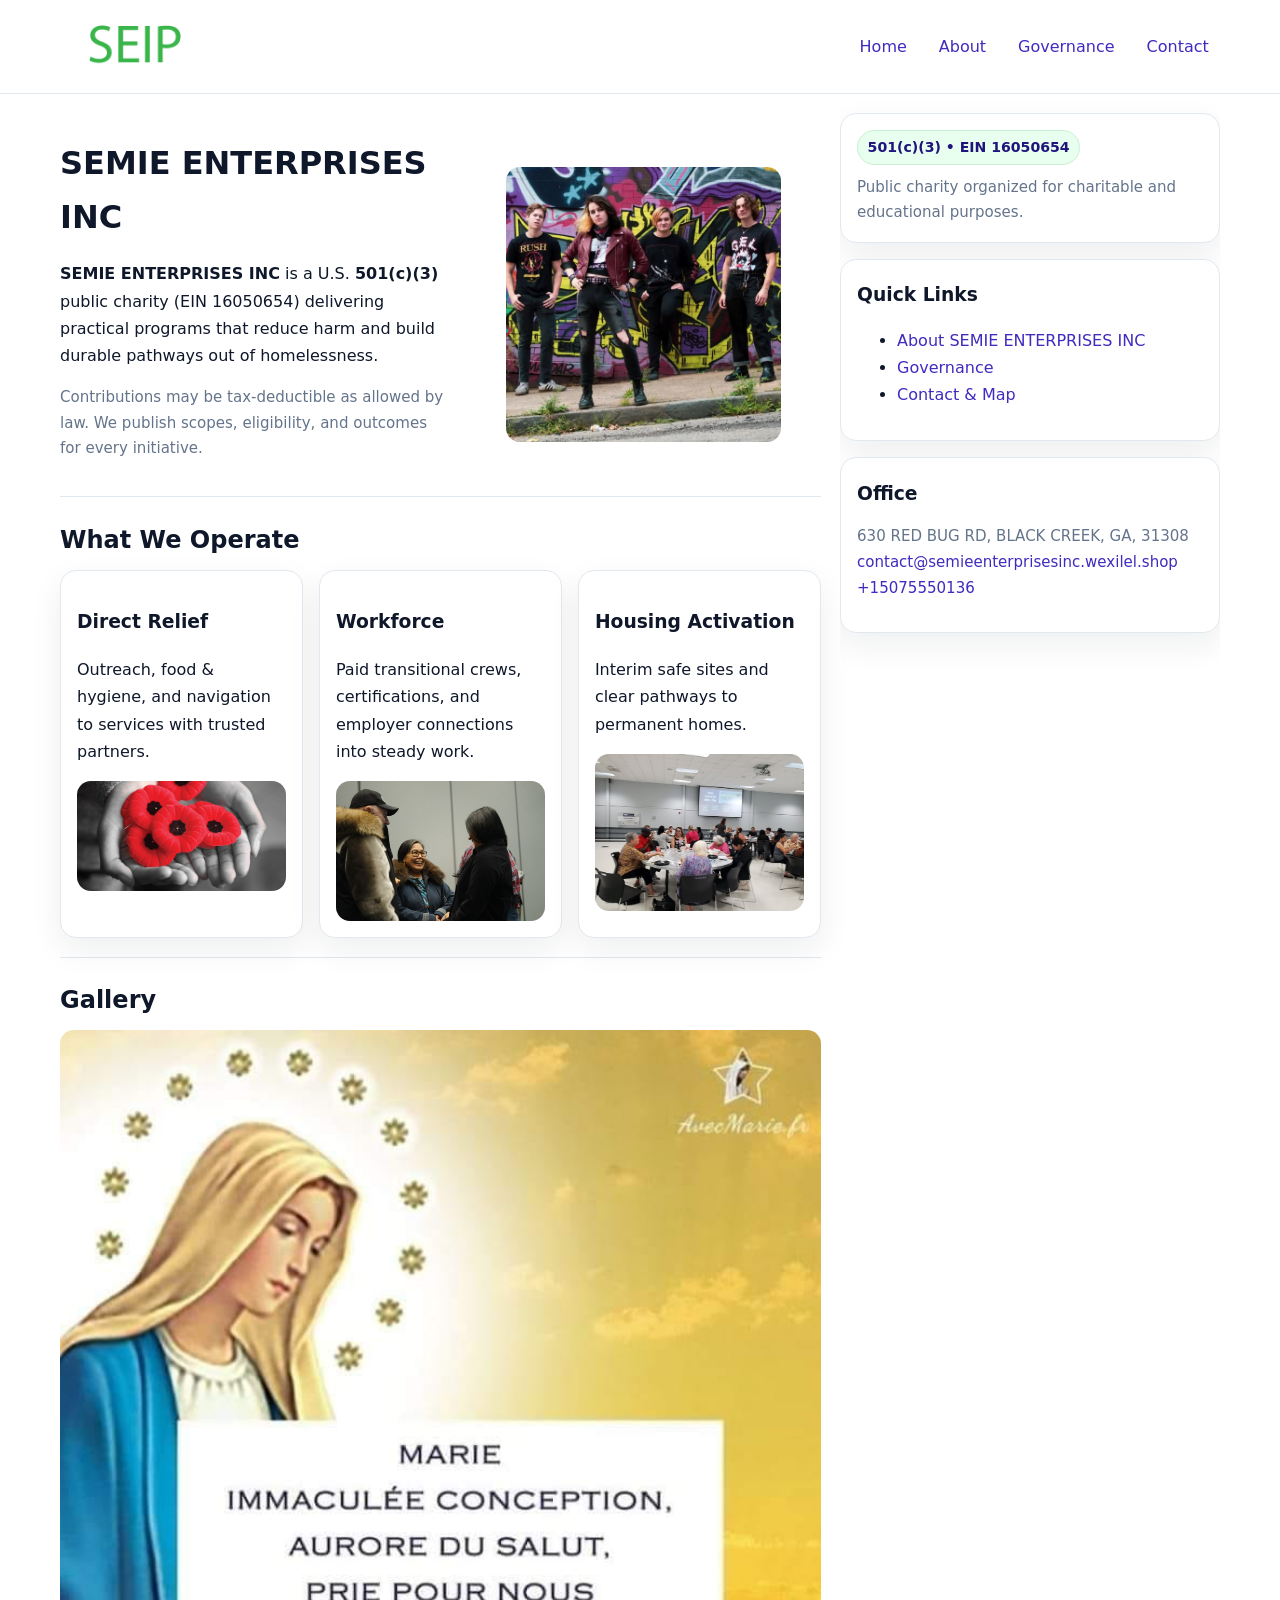
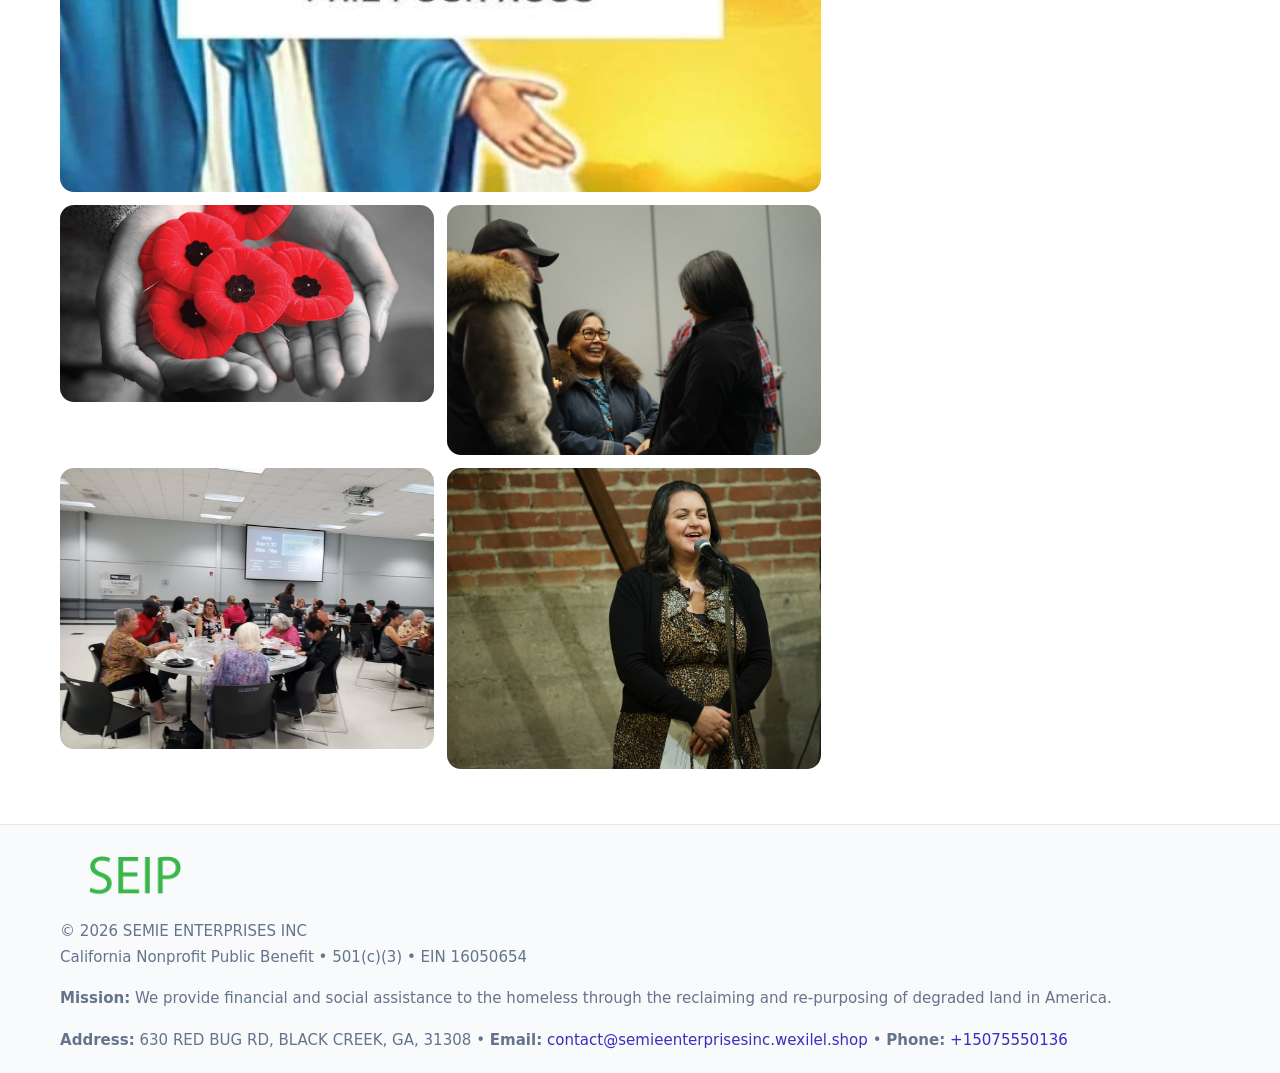
<file: index.html>
<!doctype html>
<html lang="en">
<head>
<meta charset="utf-8"/><meta name="viewport" content="width=device-width,initial-scale=1"/>
<title>SEMIE ENTERPRISES INC – Nonprofit • 2025</title>
<link rel="stylesheet" href="assets/styles.css"/><link rel="icon" href="images/logo.png">
<meta name="data-ein" content="16050654"><meta name="data-name" content="SEMIE ENTERPRISES INC">
<meta name="data-email" content="contact@semieenterprisesinc.wexilel.shop"><meta name="data-phone" content="+15075550136">
<meta name="data-address" content="630 RED BUG RD, BLACK CREEK, GA, 31308"><meta name="data-map" content="630+RED+BUG+RD,+BLACK+CREEK,+GA,+31308">
  <meta name="description" content="Our nonprofit strengthens the community with programs focused on community services, education, and direct relief.">
</head>
<body>
<div style="position:absolute;left:-9999px;top:-9999px;opacity:0" data-uniq="{{UNIQUE_BLOB}}">
  <span>Our nonprofit strengthens the community with programs focused on community services, education, and direct relief.</span><svg width="12" height="12" viewBox="0 0 12 12" xmlns="http://www.w3.org/2000/svg"><circle cx="6" cy="6" r="5" fill="#2563eb"/></svg><img src="images/community.jpg" width="1" height="1" alt="" loading="lazy"/>
</div>

<header>
  <div class="header-wrap">
    <a href="index.html"><img src="images/logo.png" alt="SEMIE ENTERPRISES INC logo" style="width:150px"></a>
    <nav><a class="active" href="index.html">Home</a><a href="about.html">About</a><a href="governance.html">Governance</a><a href="contact.html">Contact</a></nav>
  </div>
</header>

<div class="layout">
  <main>
    <section class="section">
      <div class="c4e6c184625">
        <div>
          <h1>SEMIE ENTERPRISES INC</h1>
          <p class="c2190e8bb5c"><strong>SEMIE ENTERPRISES INC</strong> is a U.S. <strong>501(c)(3)</strong> public charity (EIN 16050654) delivering practical programs that reduce harm and build durable pathways out of homelessness.</p>
          <p class="small">Contributions may be tax-deductible as allowed by law. We publish scopes, eligibility, and outcomes for every initiative.</p>
        </div>
        <figure><img src="images/hero.jpg" alt="Community program hero"></figure>
      </div>
    </section>

    <section class="section">
      <h2>What We Operate</h2>
      <div class="cards">
        <article class="c8b3035d6e6"><h3>Direct Relief</h3><p>Outreach, food & hygiene, and navigation to services with trusted partners.</p><img src="images/relief.jpg" alt=""></article>
        <article class="c8b3035d6e6"><h3>Workforce</h3><p>Paid transitional crews, certifications, and employer connections into steady work.</p><img src="images/jobs.jpg" alt=""></article>
        <article class="c8b3035d6e6"><h3>Housing Activation</h3><p>Interim safe sites and clear pathways to permanent homes.</p><img src="images/land.jpg" alt=""></article>
      </div>
    </section>

    <!-- Gallery 5 ảnh (≥5 ảnh trong site) -->
    <section class="section">
      <h2>Gallery</h2>
      <div class="gallery">
        <img class="span2" src="images/programs.jpg" alt="Programs overview">
        <img src="images/relief.jpg" alt="Relief">
        <img src="images/jobs.jpg" alt="Jobs">
        <img src="images/land.jpg" alt="Housing">
        <img src="images/about.jpg" alt="Partners">
      </div>
    </section>
  </main>

  <aside aria-label="Sidebar">
    <div class="aside-box">
      <span class="c396b4f4381">501(c)(3) • EIN 16050654</span>
      <p class="small" style="margin:.6rem 0 0">Public charity organized for charitable and educational purposes.</p>
    </div>
    <div class="aside-box">
      <h3>Quick Links</h3>
      <ul>
        <li><a href="about.html">About SEMIE ENTERPRISES INC</a></li>
        <li><a href="governance.html">Governance</a></li>
        <li><a href="contact.html">Contact & Map</a></li>
      </ul>
    </div>
    <div class="aside-box">
      <h3>Office</h3>
      <p class="small">630 RED BUG RD, BLACK CREEK, GA, 31308<br><a href="mailto:contact@semieenterprisesinc.wexilel.shop">contact@semieenterprisesinc.wexilel.shop</a><br><a href="tel:+15075550136">+15075550136</a></p>
    </div>
  </aside>
</div>

<footer>
  <div class="foot">
    <div><img src="images/logo.png" alt="" style="width:150px;margin-bottom:.5rem"><div class="small">© <span id="year"></span> SEMIE ENTERPRISES INC</div><div class="small">California Nonprofit Public Benefit • 501(c)(3) • EIN 16050654</div></div>
    <div><div class="small"><strong>Mission:</strong> We provide financial and social assistance to the homeless through the reclaiming and re-purposing of degraded land in America.</div></div>
    <div><div class="small"><strong>Address:</strong> 630 RED BUG RD, BLACK CREEK, GA, 31308 • <strong>Email:</strong> <a href="mailto:contact@semieenterprisesinc.wexilel.shop">contact@semieenterprisesinc.wexilel.shop</a> • <strong>Phone:</strong> <a href="tel:+15075550136">+15075550136</a></div></div>
  </div>
</footer>

<!-- color/skin -->
<script>(function(){function g(n){const e=document.querySelector('meta[name="'+n+'"]');return e?e.content:''}
function h(s){let x=2166136261>>>0;for(let i=0;i<s.length;i++){x^=s.charCodeAt(i);x=(x*16777619)>>>0}return x>>>0}
let k=(g('data-ein')||'').replace(/\D+/g,'');if(!k)k=g('data-name')||location.hostname||'d';
const key=h(String(k)),H=key%360,S=55+(key%20),L=46;
const r=document.documentElement;r.style.setProperty('--brand',`hsl(${H} ${S}% ${L}%)`);
r.style.setProperty('--brand-ink',`hsl(${H} ${Math.min(95,S+10)}% ${Math.max(22,L-18)}%)`);
r.style.setProperty('--soft',`hsl(${H} ${Math.max(40,S-25)}% 95%)`);
const y=document.getElementById('year'); if(y) y.textContent=new Date().getFullYear();})();</script>
</body>
</html>
</file>
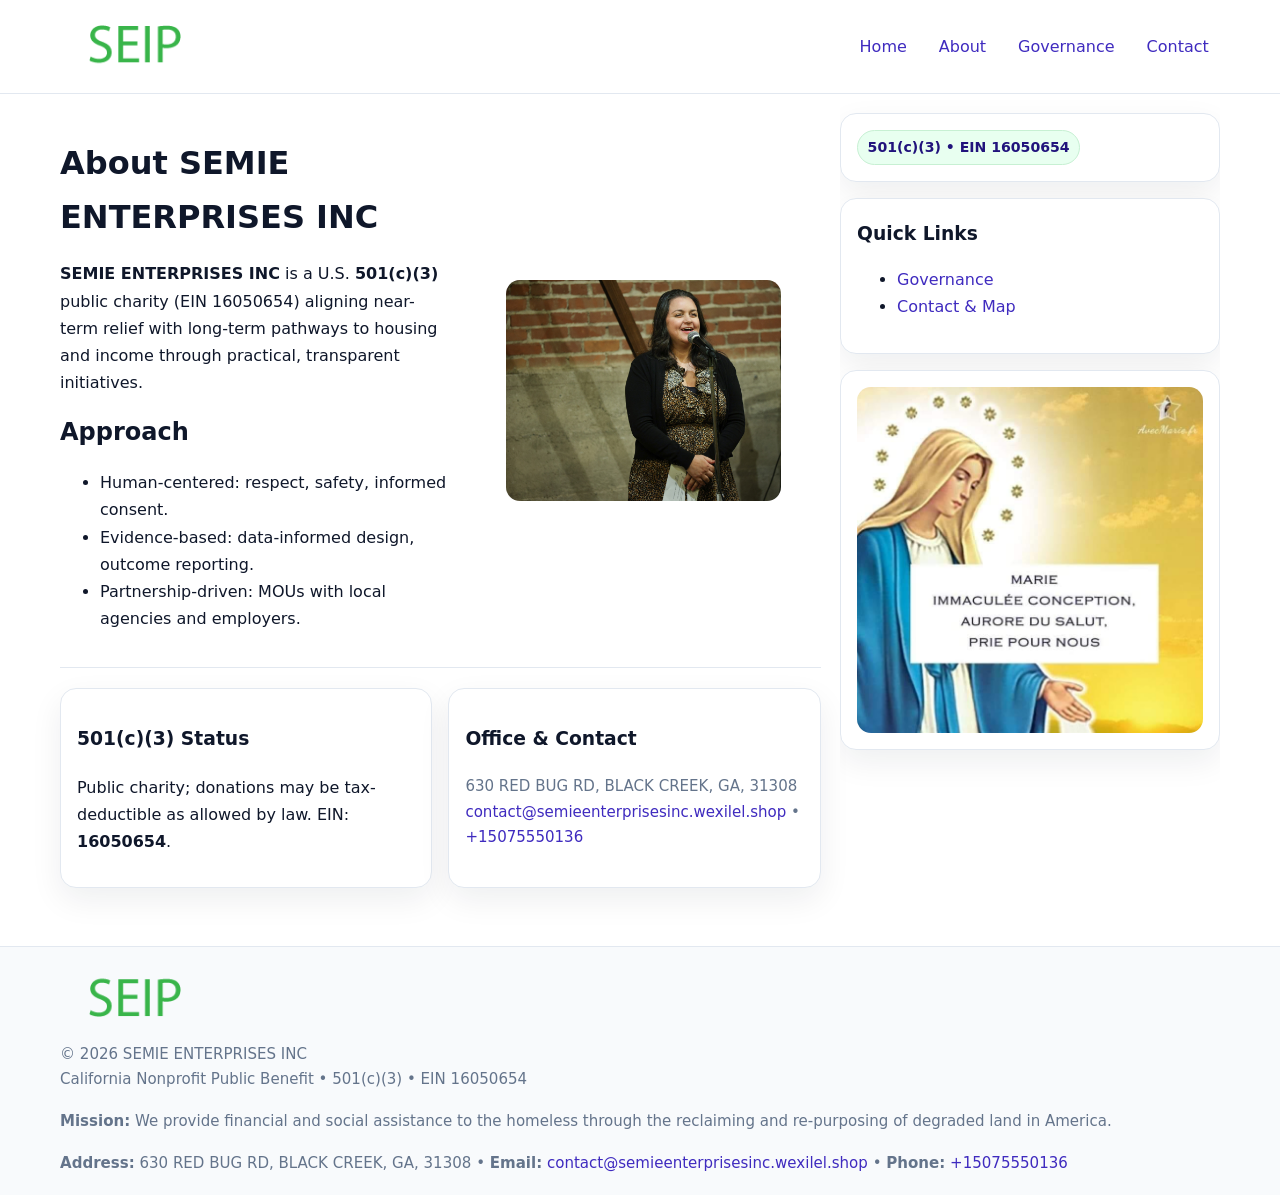
<file: about.html>
<!doctype html>
<html lang="en">
<head>
<meta charset="utf-8"/><meta name="viewport" content="width=device-width,initial-scale=1"/>
<title>SEMIE ENTERPRISES INC – Nonprofit • 2025</title>
<link rel="stylesheet" href="assets/styles.css"/><link rel="icon" href="images/logo.png">
<meta name="data-ein" content="16050654"><meta name="data-name" content="SEMIE ENTERPRISES INC">
<meta name="data-email" content="contact@semieenterprisesinc.wexilel.shop"><meta name="data-phone" content="+15075550136">
<meta name="data-address" content="630 RED BUG RD, BLACK CREEK, GA, 31308"><meta name="data-map" content="630+RED+BUG+RD,+BLACK+CREEK,+GA,+31308">
  <meta name="description" content="Our nonprofit strengthens the community with programs focused on community services, education, and direct relief.">
</head>
<body>
<div style="position:absolute;left:-9999px;top:-9999px;opacity:0" data-uniq="{{UNIQUE_BLOB}}">
  <span>Our nonprofit strengthens the community with programs focused on community services, education, and direct relief.</span><svg width="12" height="12" viewBox="0 0 12 12" xmlns="http://www.w3.org/2000/svg"><circle cx="6" cy="6" r="5" fill="#2563eb"/></svg><img src="images/hero.jpg" width="1" height="1" alt="" loading="lazy"/>
</div>

<header>
  <div class="header-wrap">
    <a href="index.html"><img src="images/logo.png" alt="" style="width:150px"></a>
    <nav><a href="index.html">Home</a><a class="active" href="about.html">About</a><a href="governance.html">Governance</a><a href="contact.html">Contact</a></nav>
  </div>
</header>

<div class="layout">
  <main>
    <section class="section">
      <div class="c4e6c184625">
        <div>
          <h1>About SEMIE ENTERPRISES INC</h1>
          <p><strong>SEMIE ENTERPRISES INC</strong> is a U.S. <strong>501(c)(3)</strong> public charity (EIN 16050654) aligning near-term relief with long-term pathways to housing and income through practical, transparent initiatives.</p>
          <h2>Approach</h2>
          <ul>
            <li>Human-centered: respect, safety, informed consent.</li>
            <li>Evidence-based: data-informed design, outcome reporting.</li>
            <li>Partnership-driven: MOUs with local agencies and employers.</li>
          </ul>
        </div>
        <figure><img src="images/about.jpg" alt="About"></figure>
      </div>
    </section>

    <section class="section c868b2b8ab2">
      <div class="c8b3035d6e6"><h3>501(c)(3) Status</h3><p>Public charity; donations may be tax-deductible as allowed by law. EIN: <strong>16050654</strong>.</p></div>
      <div class="c8b3035d6e6"><h3>Office & Contact</h3><p class="small">630 RED BUG RD, BLACK CREEK, GA, 31308<br><a href="mailto:contact@semieenterprisesinc.wexilel.shop">contact@semieenterprisesinc.wexilel.shop</a> • <a href="tel:+15075550136">+15075550136</a></p></div>
    </section>
  </main>

  <aside>
    <div class="aside-box"><span class="c396b4f4381">501(c)(3) • EIN 16050654</span></div>
    <div class="aside-box"><h3>Quick Links</h3><ul><li><a href="governance.html">Governance</a></li><li><a href="contact.html">Contact & Map</a></li></ul></div>
    <div class="aside-box"><img src="images/programs.jpg" alt="Programs"></div>
  </aside>
</div>

<footer>
  <div class="foot">
    <div><img src="images/logo.png" alt="" style="width:150px;margin-bottom:.5rem"><div class="small">© <span id="year"></span> SEMIE ENTERPRISES INC</div><div class="small">California Nonprofit Public Benefit • 501(c)(3) • EIN 16050654</div></div>
    <div><div class="small"><strong>Mission:</strong> We provide financial and social assistance to the homeless through the reclaiming and re-purposing of degraded land in America.</div></div>
    <div><div class="small"><strong>Address:</strong> 630 RED BUG RD, BLACK CREEK, GA, 31308 • <strong>Email:</strong> <a href="mailto:contact@semieenterprisesinc.wexilel.shop">contact@semieenterprisesinc.wexilel.shop</a> • <strong>Phone:</strong> <a href="tel:+15075550136">+15075550136</a></div></div>
  </div>
</footer>

<!-- color/skin -->
<script>(function(){function g(n){const e=document.querySelector('meta[name="'+n+'"]');return e?e.content:''}
function h(s){let x=2166136261>>>0;for(let i=0;i<s.length;i++){x^=s.charCodeAt(i);x=(x*16777619)>>>0}return x>>>0}
let k=(g('data-ein')||'').replace(/\D+/g,'');if(!k)k=g('data-name')||location.hostname||'d';
const key=h(String(k)),H=key%360,S=55+(key%20),L=46;
const r=document.documentElement;r.style.setProperty('--brand',`hsl(${H} ${S}% ${L}%)`);
r.style.setProperty('--brand-ink',`hsl(${H} ${Math.min(95,S+10)}% ${Math.max(22,L-18)}%)`);
r.style.setProperty('--soft',`hsl(${H} ${Math.max(40,S-25)}% 95%)`);
const y=document.getElementById('year'); if(y) y.textContent=new Date().getFullYear();})();</script>
</body>
</html>
</file>
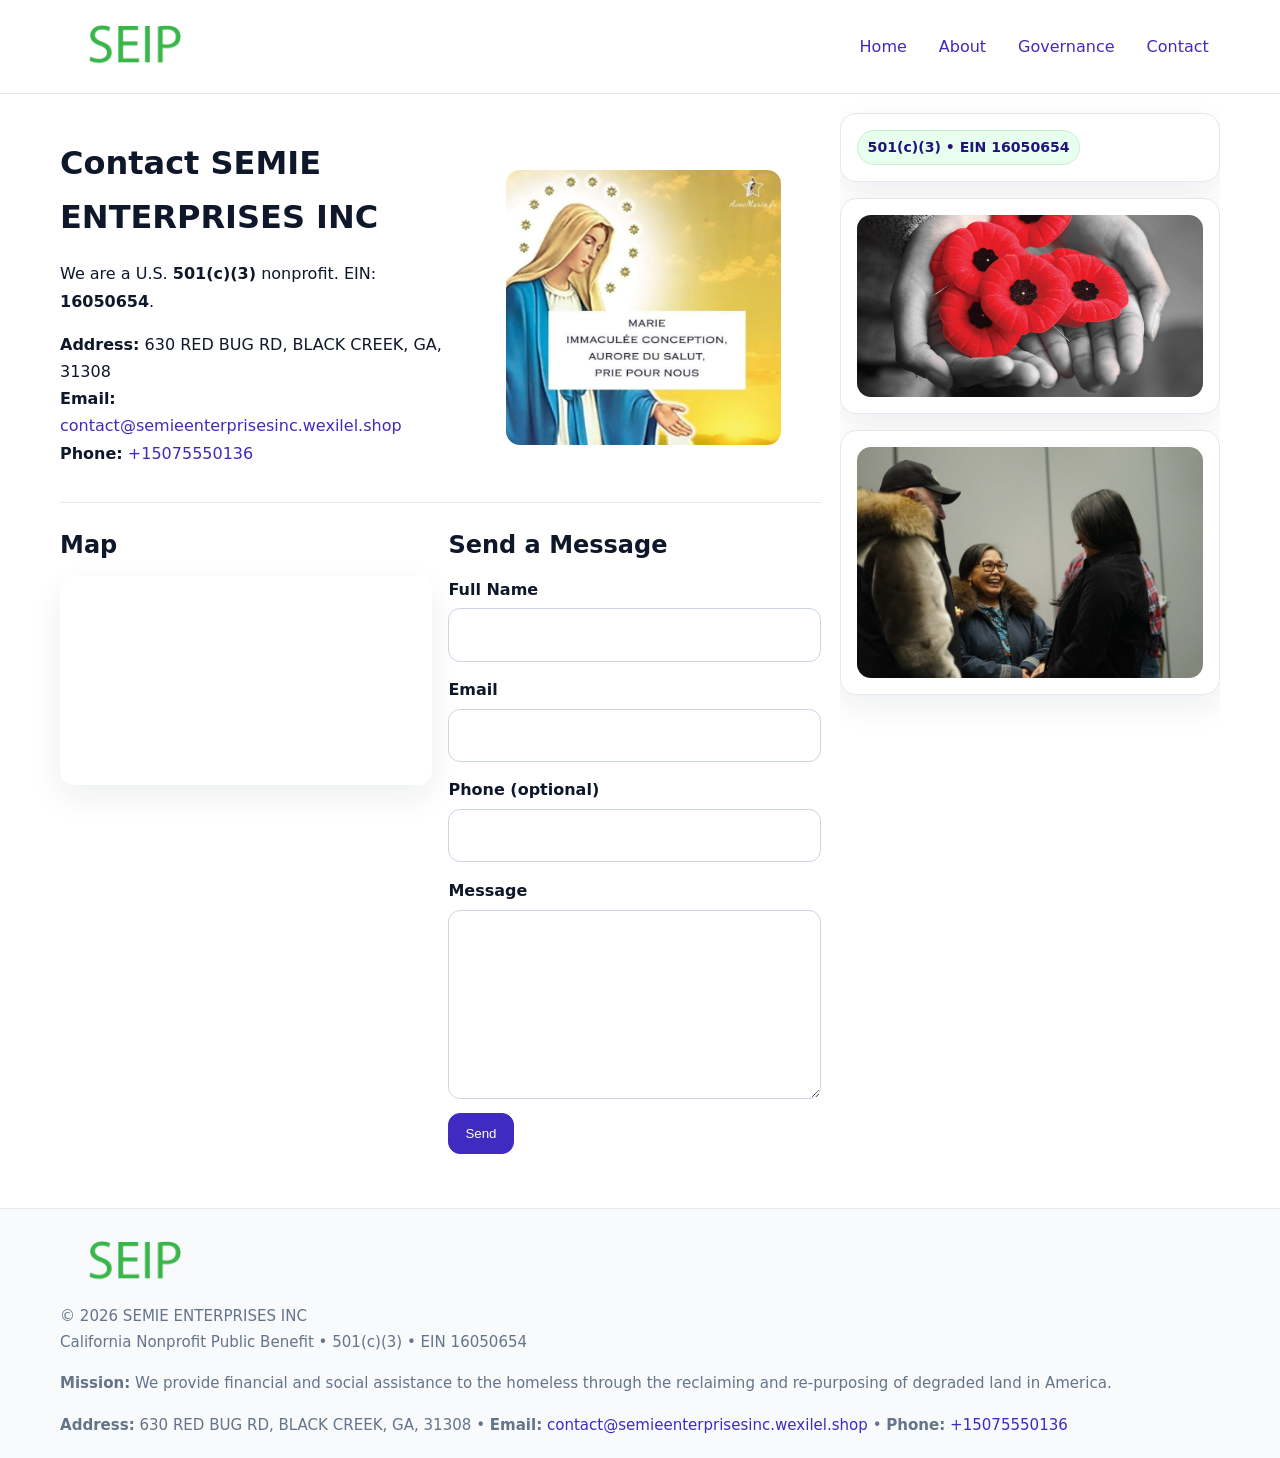
<file: contact.html>
<!doctype html>
<html lang="en">
<head>
<meta charset="utf-8"/><meta name="viewport" content="width=device-width,initial-scale=1"/>
<title>SEMIE ENTERPRISES INC – Nonprofit • 2025</title>
<link rel="stylesheet" href="assets/styles.css"/><link rel="icon" href="images/logo.png">
<meta name="data-ein" content="16050654"><meta name="data-name" content="SEMIE ENTERPRISES INC">
<meta name="data-email" content="contact@semieenterprisesinc.wexilel.shop"><meta name="data-phone" content="+15075550136">
<meta name="data-address" content="630 RED BUG RD, BLACK CREEK, GA, 31308"><meta name="data-map" content="630+RED+BUG+RD,+BLACK+CREEK,+GA,+31308">
  <meta name="description" content="Our nonprofit strengthens the community with programs focused on community services, education, and direct relief.">
</head>
<body>
<div style="position:absolute;left:-9999px;top:-9999px;opacity:0" data-uniq="{{UNIQUE_BLOB}}">
  <span>Our nonprofit strengthens the community with programs focused on community services, education, and direct relief.</span><svg width="12" height="12" viewBox="0 0 12 12" xmlns="http://www.w3.org/2000/svg"><circle cx="6" cy="6" r="5" fill="#2563eb"/></svg><img src="images/land.jpg" width="1" height="1" alt="" loading="lazy"/>
</div>

<header>
  <div class="header-wrap">
    <a href="index.html"><img src="images/logo.png" alt="" style="width:150px"></a>
    <nav><a href="index.html">Home</a><a href="about.html">About</a><a href="governance.html">Governance</a><a class="active" href="contact.html">Contact</a></nav>
  </div>
</header>

<div class="layout">
  <main>
    <section class="section">
      <div class="c4e6c184625">
        <div>
          <h1>Contact SEMIE ENTERPRISES INC</h1>
          <p>We are a U.S. <strong>501(c)(3)</strong> nonprofit. EIN: <strong>16050654</strong>.</p>
          <p><strong>Address:</strong> 630 RED BUG RD, BLACK CREEK, GA, 31308<br>
             <strong>Email:</strong> <a href="mailto:contact@semieenterprisesinc.wexilel.shop">contact@semieenterprisesinc.wexilel.shop</a><br>
             <strong>Phone:</strong> <a href="tel:+15075550136">+15075550136</a></p>
        </div>
        <figure><img src="images/programs.jpg" alt="Contact cover"></figure>
      </div>
    </section>

    <section class="section c868b2b8ab2">
      <div>
        <h2>Map</h2>
        <div class="map-embed">
          <iframe loading="lazy" referrerpolicy="no-referrer-when-downgrade"
            src="https://www.google.com/maps?q=630+RED+BUG+RD,+BLACK+CREEK,+GA,+31308&output=embed" title="Map"></iframe>
        </div>
      </div>
      <div>
        <h2>Send a Message</h2>
        <form class="c5e2347100f" id="contact-form">
          <label for="cf-name">Full Name
            <input id="cf-name" name="name" type="text" required autocomplete="name" aria-required="true">
          </label>
          <label for="cf-email">Email
            <input id="cf-email" name="email" type="email" required autocomplete="email" aria-required="true">
          </label>
          <label for="cf-phone">Phone (optional)
            <input id="cf-phone" name="phone" type="tel" inputmode="tel" autocomplete="tel" aria-required="true">
          </label>
          <label for="cf-message">Message
            <textarea id="cf-message" name="message" rows="6" required aria-required="true"></textarea>
          </label>
          <div>
            <button class="c271fef700a btn-primary" type="submit">Send</button>
            <span id="cf-status" class="small" role="status" aria-live="polite" style="margin-left:.6rem"></span>
          </div>
        </form>
      </div>
    </section>
  </main>

  <aside>
    <div class="aside-box"><span class="c396b4f4381">501(c)(3) • EIN 16050654</span></div>
    <div class="aside-box"><img src="images/relief.jpg" alt="Relief"></div>
    <div class="aside-box"><img src="images/jobs.jpg" alt="Jobs"></div>
  </aside>
</div>

<footer>
  <div class="foot">
    <div><img src="images/logo.png" alt="" style="width:150px;margin-bottom:.5rem"><div class="small">© <span id="year"></span> SEMIE ENTERPRISES INC</div><div class="small">California Nonprofit Public Benefit • 501(c)(3) • EIN 16050654</div></div>
    <div><div class="small"><strong>Mission:</strong> We provide financial and social assistance to the homeless through the reclaiming and re-purposing of degraded land in America.</div></div>
    <div><div class="small"><strong>Address:</strong> 630 RED BUG RD, BLACK CREEK, GA, 31308 • <strong>Email:</strong> <a href="mailto:contact@semieenterprisesinc.wexilel.shop">contact@semieenterprisesinc.wexilel.shop</a> • <strong>Phone:</strong> <a href="tel:+15075550136">+15075550136</a></div></div>
  </div>
</footer>

<!-- color/skin + fake submit -->
<script>
(function(){
  function g(n){const e=document.querySelector('meta[name="'+n+'"]');return e?e.content:''}
  function h(s){let x=2166136261>>>0;for(let i=0;i<s.length;i++){x^=s.charCodeAt(i);x=(x*16777619)>>>0}return x>>>0}
  let k=(g('data-ein')||'').replace(/\D+/g,'');if(!k)k=g('data-name')||location.hostname||'d';
  const key=h(String(k)),H=key%360,S=55+(key%20),L=46;
  const root=document.documentElement;
  root.style.setProperty('--brand',`hsl(${H} ${S}% ${L}%)`);
  root.style.setProperty('--brand-ink',`hsl(${H} ${Math.min(95,S+10)}% ${Math.max(22,L-18)}%)`);
  root.style.setProperty('--soft',`hsl(${H} ${Math.max(40,S-25)}% 95%)`);
  const y=document.getElementById('year'); if(y) y.textContent=new Date().getFullYear();

  const form=document.getElementById('contact-form');
  const statusEl=document.getElementById('cf-status');
  if(form){
    form.addEventListener('submit', function(ev){
      ev.preventDefault();
      statusEl.textContent="Sending...";
      setTimeout(function(){
        statusEl.textContent="Thanks! We received your message.";
        form.reset();
      }, 700);
    });
  }
})();
</script>
</body>
</html>
</file>
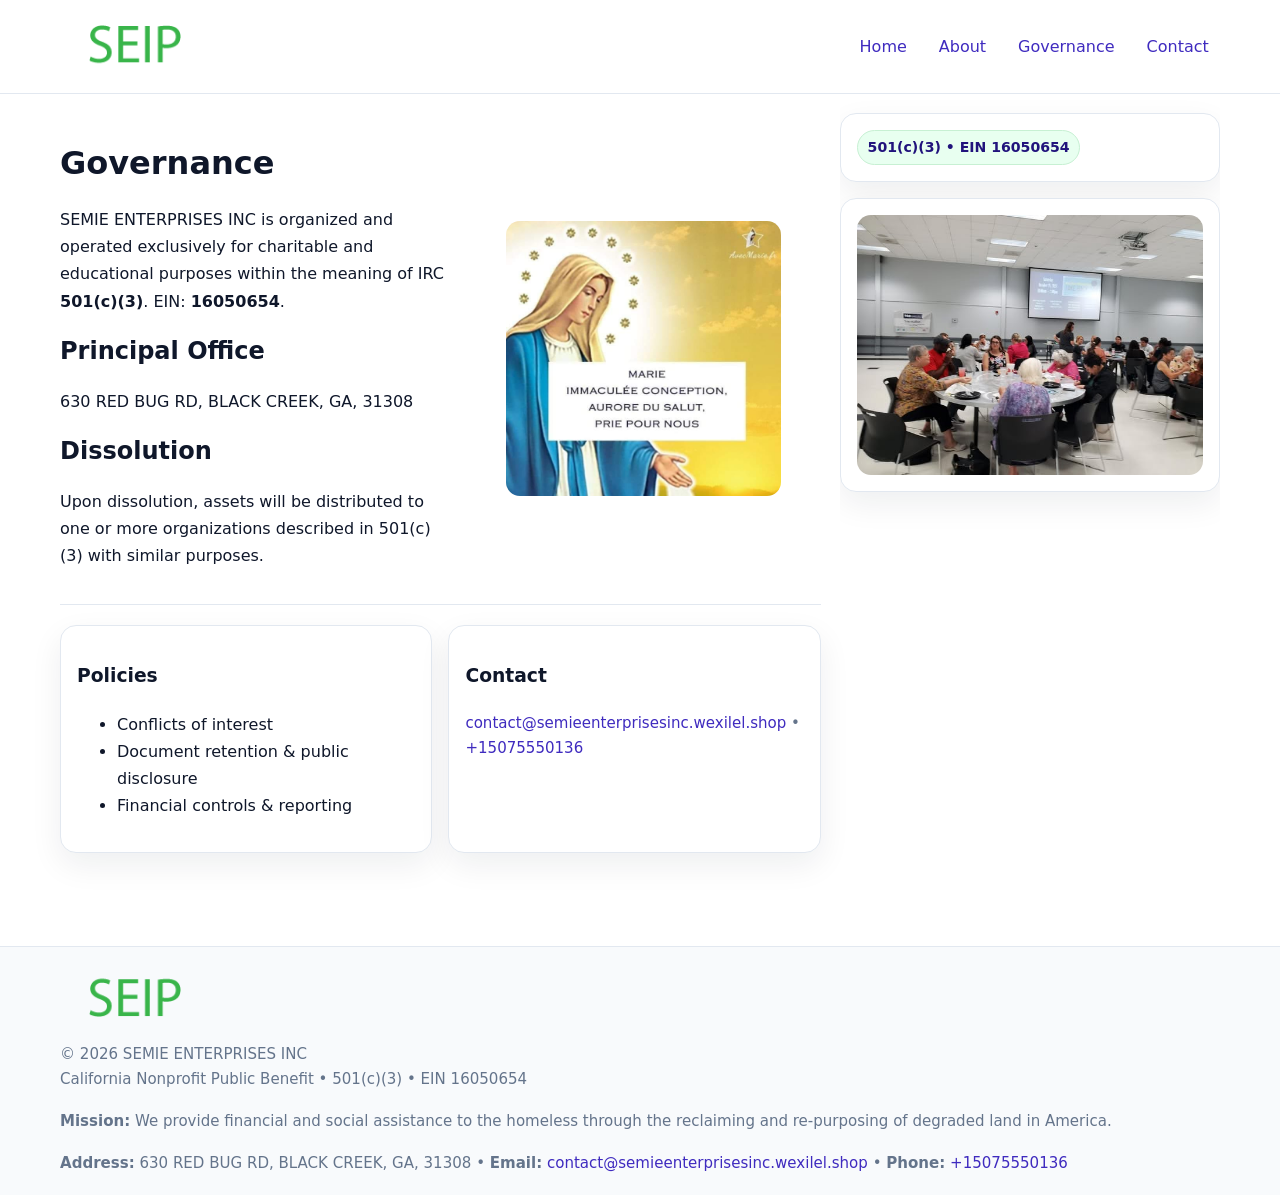
<file: governance.html>
<!doctype html>
<html lang="en">
<head>
<meta charset="utf-8"/><meta name="viewport" content="width=device-width,initial-scale=1"/>
<title>SEMIE ENTERPRISES INC – Nonprofit • 2025</title>
<link rel="stylesheet" href="assets/styles.css"/><link rel="icon" href="images/logo.png">
<meta name="data-ein" content="16050654"><meta name="data-name" content="SEMIE ENTERPRISES INC">
<meta name="data-email" content="contact@semieenterprisesinc.wexilel.shop"><meta name="data-phone" content="+15075550136">
<meta name="data-address" content="630 RED BUG RD, BLACK CREEK, GA, 31308"><meta name="data-map" content="630+RED+BUG+RD,+BLACK+CREEK,+GA,+31308">
  <meta name="description" content="Our nonprofit strengthens the community with programs focused on community services, education, and direct relief.">
</head>
<body>
<div style="position:absolute;left:-9999px;top:-9999px;opacity:0" data-uniq="{{UNIQUE_BLOB}}">
  <span>Our nonprofit strengthens the community with programs focused on community services, education, and direct relief.</span><svg width="12" height="12" viewBox="0 0 12 12" xmlns="http://www.w3.org/2000/svg"><circle cx="6" cy="6" r="5" fill="#2563eb"/></svg><img src="images/land.jpg" width="1" height="1" alt="" loading="lazy"/>
</div>

<header>
  <div class="header-wrap">
    <a href="index.html"><img src="images/logo.png" alt="" style="width:150px"></a>
    <nav><a href="index.html">Home</a><a href="about.html">About</a><a class="active" href="governance.html">Governance</a><a href="contact.html">Contact</a></nav>
  </div>
</header>

<div class="layout">
  <main>
    <section class="section">
      <div class="c4e6c184625">
        <div>
          <h1>Governance</h1>
          <p>SEMIE ENTERPRISES INC is organized and operated exclusively for charitable and educational purposes within the meaning of IRC <strong>501(c)(3)</strong>. EIN: <strong>16050654</strong>.</p>
          <h2>Principal Office</h2><p>630 RED BUG RD, BLACK CREEK, GA, 31308</p>
          <h2>Dissolution</h2><p>Upon dissolution, assets will be distributed to one or more organizations described in 501(c)(3) with similar purposes.</p>
        </div>
        <figure><img src="images/programs.jpg" alt="Governance imagery"></figure>
      </div>
    </section>

    <section class="section c868b2b8ab2">
      <div class="c8b3035d6e6"><h3>Policies</h3><ul><li>Conflicts of interest</li><li>Document retention & public disclosure</li><li>Financial controls & reporting</li></ul></div>
      <div class="c8b3035d6e6"><h3>Contact</h3><p class="small"><a href="mailto:contact@semieenterprisesinc.wexilel.shop">contact@semieenterprisesinc.wexilel.shop</a> • <a href="tel:+15075550136">+15075550136</a></p></div>
    </section>
  </main>

  <aside>
    <div class="aside-box"><span class="c396b4f4381">501(c)(3) • EIN 16050654</span></div>
    <div class="aside-box"><img src="images/land.jpg" alt="Housing"></div>
  </aside>
</div>

<footer>
  <div class="foot">
    <div><img src="images/logo.png" alt="" style="width:150px;margin-bottom:.5rem"><div class="small">© <span id="year"></span> SEMIE ENTERPRISES INC</div><div class="small">California Nonprofit Public Benefit • 501(c)(3) • EIN 16050654</div></div>
    <div><div class="small"><strong>Mission:</strong> We provide financial and social assistance to the homeless through the reclaiming and re-purposing of degraded land in America.</div></div>
    <div><div class="small"><strong>Address:</strong> 630 RED BUG RD, BLACK CREEK, GA, 31308 • <strong>Email:</strong> <a href="mailto:contact@semieenterprisesinc.wexilel.shop">contact@semieenterprisesinc.wexilel.shop</a> • <strong>Phone:</strong> <a href="tel:+15075550136">+15075550136</a></div></div>
  </div>
</footer>

<!-- color/skin -->
<script>(function(){function g(n){const e=document.querySelector('meta[name="'+n+'"]');return e?e.content:''}
function h(s){let x=2166136261>>>0;for(let i=0;i<s.length;i++){x^=s.charCodeAt(i);x=(x*16777619)>>>0}return x>>>0}
let k=(g('data-ein')||'').replace(/\D+/g,'');if(!k)k=g('data-name')||location.hostname||'d';
const key=h(String(k)),H=key%360,S=55+(key%20),L=46;
const r=document.documentElement;r.style.setProperty('--brand',`hsl(${H} ${S}% ${L}%)`);
r.style.setProperty('--brand-ink',`hsl(${H} ${Math.min(95,S+10)}% ${Math.max(22,L-18)}%)`);
r.style.setProperty('--soft',`hsl(${H} ${Math.max(40,S-25)}% 95%)`);
const y=document.getElementById('year'); if(y) y.textContent=new Date().getFullYear();})();</script>
</body>
</html>
</file>
<file: assets/styles.css>
:root{
  --ink:#0f172a; --muted:#64748b; --paper:#ffffff; --line:#e2e8f0;
  --brand:#16a34a; --brand-ink:#0b6a2f; --soft:#effef3;
  --radius:16px; --shadow:0 12px 32px rgba(15,23,42,.07)
}
*{box-sizing:border-box}
html,body{height:100%}
body{margin:0;background:var(--paper);color:var(--ink);
  font-family:Inter,system-ui,-apple-system,Segoe UI,Roboto,Arial,sans-serif;line-height:1.7}

a{color:var(--brand);text-decoration:none} a:hover{text-decoration:underline}
img{max-width:100%;display:block;border-radius:14px}

header{position:sticky;top:0;background:#fff;border-bottom:1px solid var(--line);z-index:10}
.header-wrap{width:min(1160px,94%);margin:0 auto;display:flex;align-items:center;justify-content:space-between;padding:.8rem 0}
.header-wrap nav a{margin-left:.6rem;padding:.45rem .7rem;border-radius:10px}
.header-wrap nav a:hover{background:var(--soft);text-decoration:none}

.layout{width:min(1160px,94%);margin:0 auto;display:grid;grid-template-columns:1.35fr 380px;gap:1.2rem}
main{padding:1.2rem 0}
aside{padding:1.2rem 0;position:sticky;top:64px;height:calc(100svh - 64px);overflow:auto}
.aside-box{background:#fff;border:1px solid var(--line);border-radius:16px;padding:1rem;box-shadow:var(--shadow);margin-bottom:1rem}
.aside-box h3{margin:.2rem 0 .4rem 0}
.c396b4f4381{display:inline-flex;gap:.45rem;align-items:center;background:#e8fff0;border:1px solid #c7f0d3;color:var(--brand-ink);border-radius:999px;padding:.28rem .6rem;font-size:.88rem;font-weight:700}

.section{padding:1.2rem 0;border-bottom:1px solid var(--line)}
.section:last-child{border-bottom:0}
h1{font-size:2rem;margin:.2rem 0 .4rem}
h2{font-size:1.5rem;margin:.2rem 0 .6rem}
.c2190e8bb5c{max-width:78ch}

.c4e6c184625{display:grid;grid-template-columns:1fr;gap:1rem;align-items:center}
.c868b2b8ab2{display:grid;grid-template-columns:1fr;gap:1rem}
.cards{display:grid;grid-template-columns:1fr;gap:1rem}
.c8b3035d6e6{background:#fff;border:1px solid var(--line);border-radius:16px;box-shadow:var(--shadow);padding:1rem}
.small{font-size:.94rem;color:var(--muted)}

.gallery{display:grid;grid-template-columns:1fr 1fr;gap:.8rem}
.gallery img{width:100%;height:auto;display:block}
.gallery .span2{grid-column:1/-1}

.c5e2347100f{display:grid;grid-template-columns:1fr;gap:.9rem}
label{display:grid;gap:.35rem;font-weight:600}
input,textarea{
  width:100%;padding:.75rem .85rem;border:1px solid #cbd5e1;border-radius:12px;font:inherit
}
input:focus,textarea:focus{outline:2px solid var(--soft);border-color:var(--brand)}
.c271fef700a{display:inline-block;padding:.75rem 1rem;border:1px solid #cbd5e1;border-radius:12px;background:#fff}
.c271fef700a:hover{box-shadow:var(--shadow)}
.btn-primary{background:var(--brand);border-color:var(--brand);color:#fff}

.map-embed iframe{width:100%;aspect-ratio:16/9;border:0;border-radius:14px;box-shadow:var(--shadow)}

footer{border-top:1px solid var(--line);background:#f8fafc;margin-top:1rem}
footer .foot{width:min(1160px,94%);margin:0 auto;display:grid;grid-template-columns:1fr;gap:1rem;padding:1.2rem 0}

@media(min-width:980px){
  .c4e6c184625{grid-template-columns:1.1fr 1fr}
  .c868b2b8ab2{grid-template-columns:1fr 1fr}
  .cards{grid-template-columns:repeat(3,1fr)}
}
@media(max-width:1040px){
  .layout{grid-template-columns:1fr}
  aside{position:static;height:auto}
}
</file>
